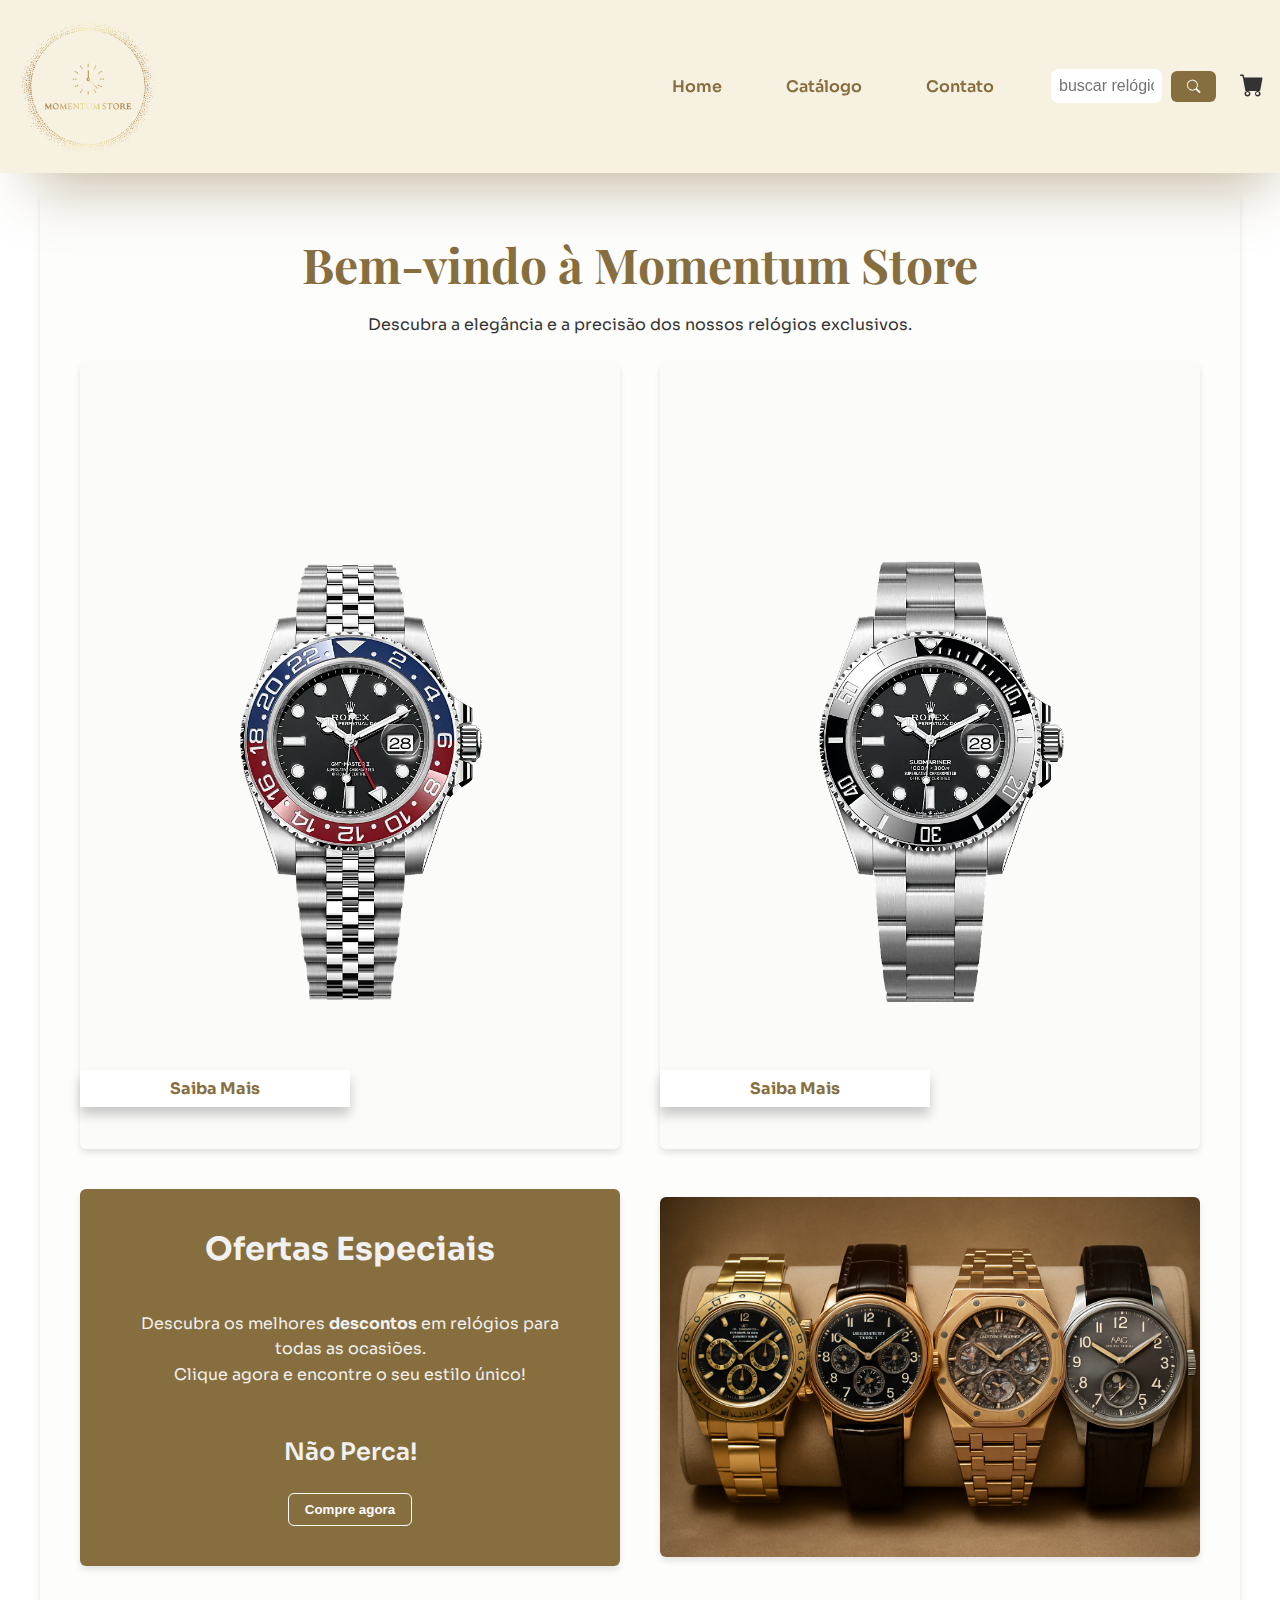
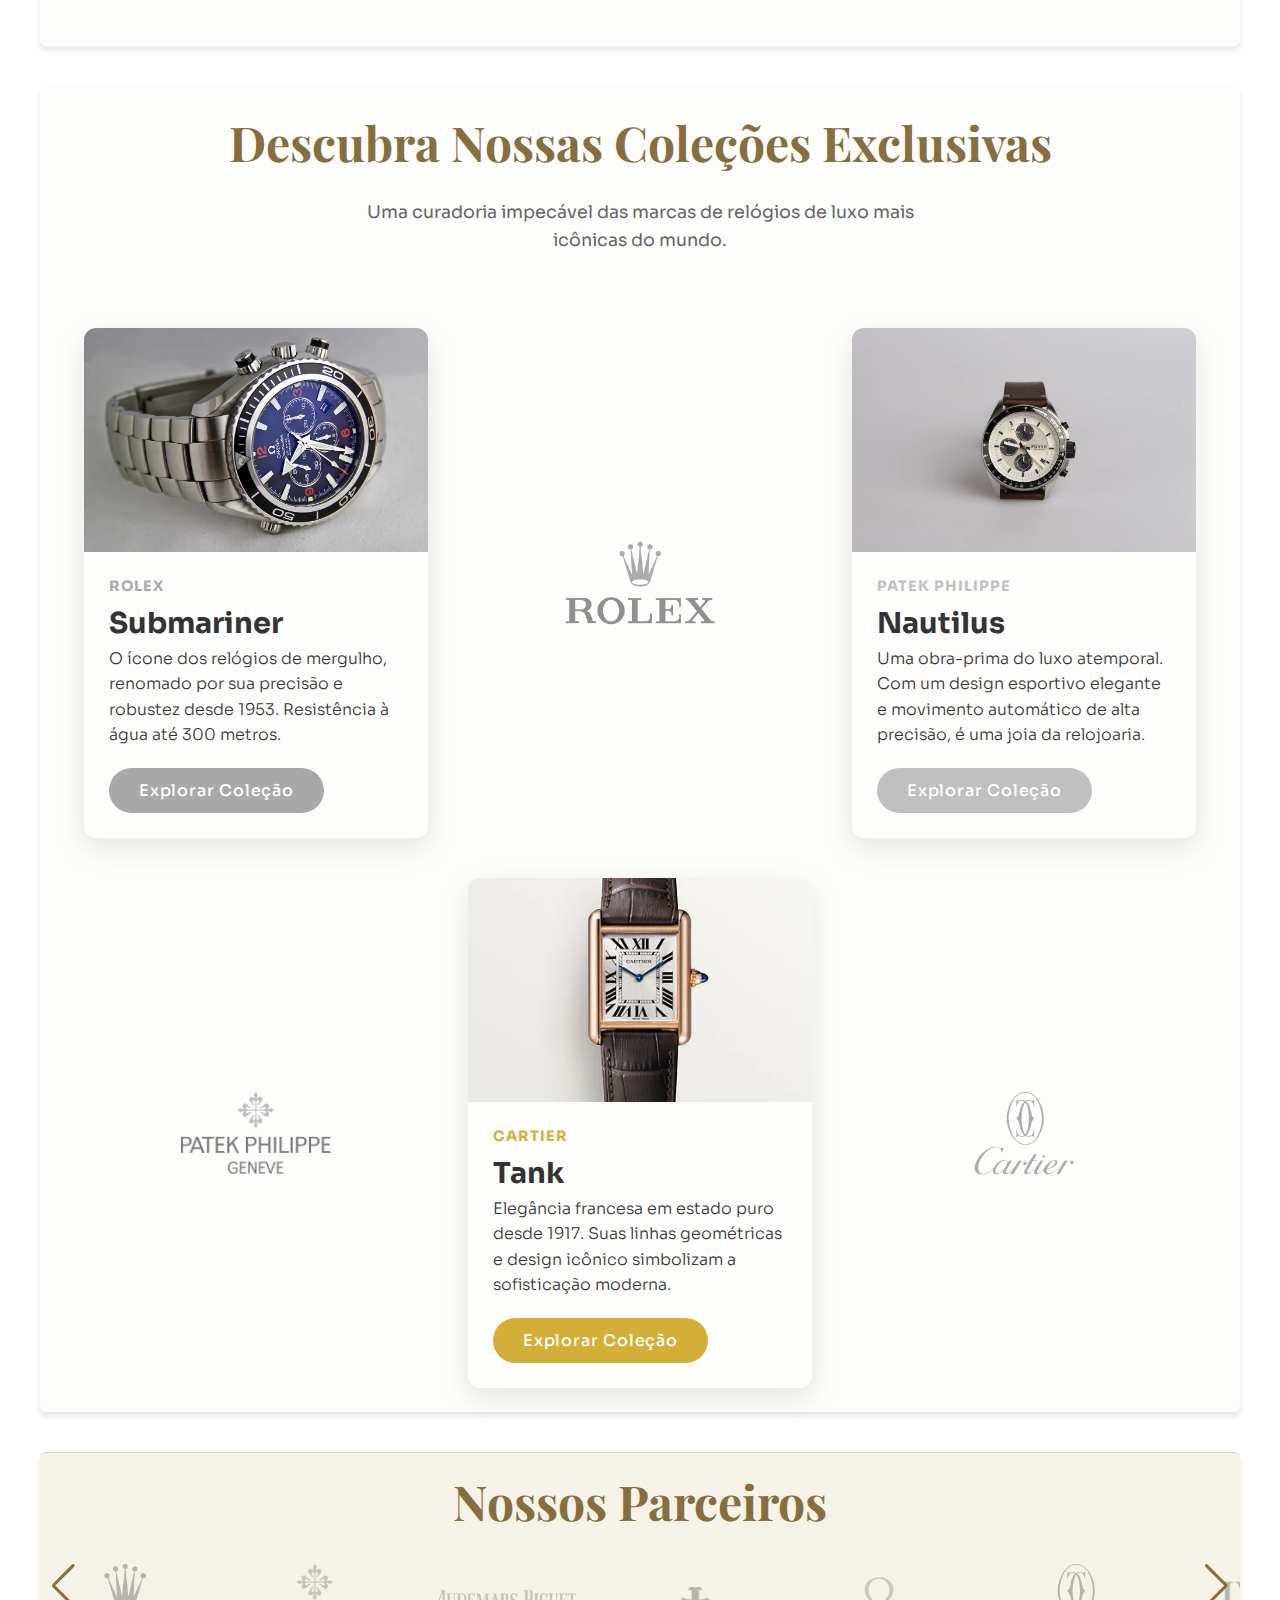
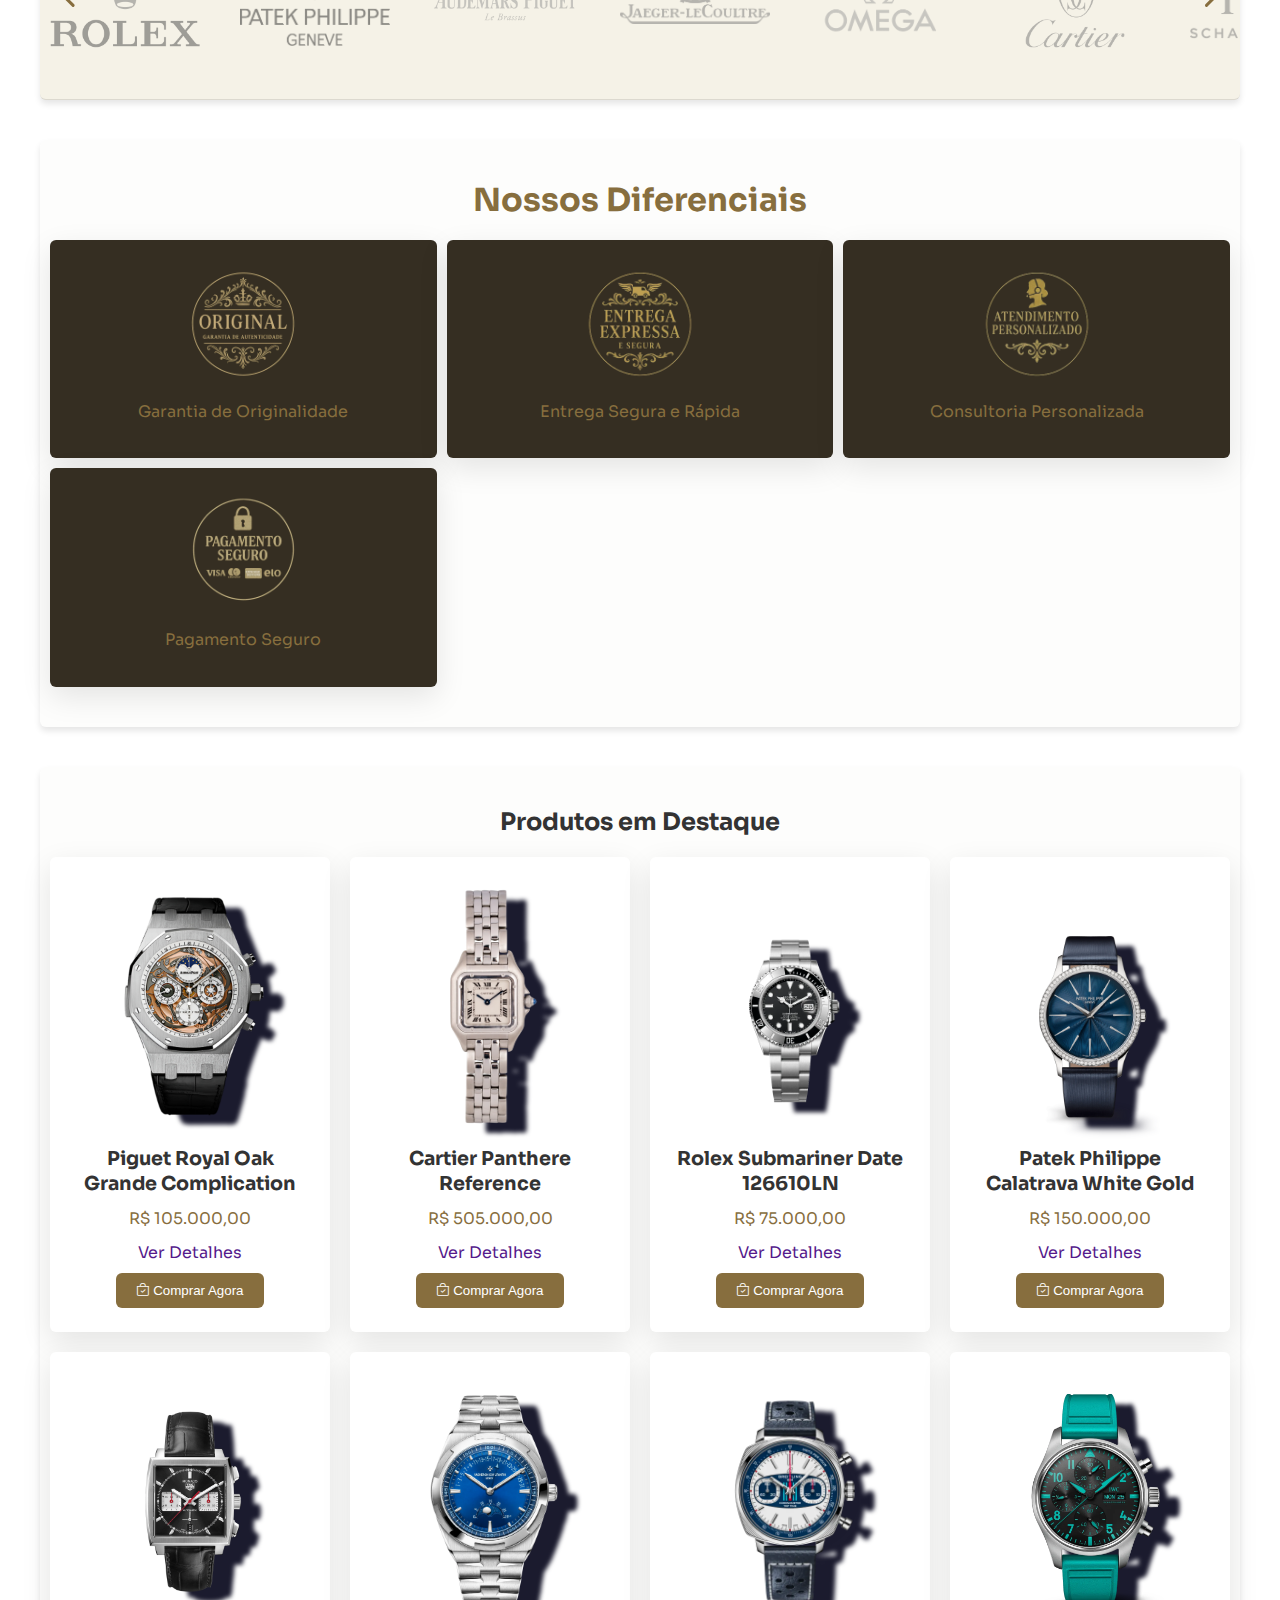
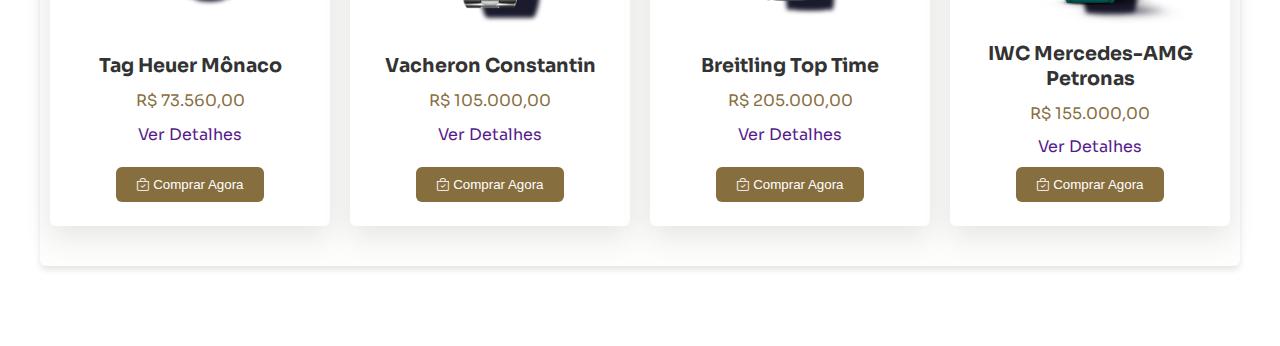
<file: index.html>
<!DOCTYPE html>
<html lang="pt-br">

<head>
    <meta charset="UTF-8">
    <meta name="viewport" content="width=device-width, initial-scale=1.0">
    <meta http-equiv="X-UA-Compatible" content="ie=edge">
    <link rel="stylesheet" href="./css/style.css">
    <link rel="stylesheet" href="https://cdn.jsdelivr.net/npm/bootstrap-icons@1.13.1/font/bootstrap-icons.min.css">

        <link rel="stylesheet" href="https://cdn.jsdelivr.net/npm/swiper@11/swiper-bundle.min.css"/>

    <!---- Fontes Google Fonts ------>
    <link rel="preconnect" href="https://fonts.googleapis.com">
    <link rel="preconnect" href="https://fonts.gstatic.com" crossorigin>
    <link
        href="https://fonts.googleapis.com/css2?family=Playfair+Display:ital,wght@0,400..900;1,400..900&family=Sora:wght@300;400;600;700&display=swap"
        rel="stylesheet">


    <title>Momentum Store</title>
</head>

<body>
    <!------------------ Header  ---------------------->
    <header>
        <div class="container-header">
            <div class="logo">
                <img src="./assets/images/logo/dourada-fundo-transparente.webp" alt="Logo Momentum Store">
            </div>

            <div class="menu-header">
                <nav class="menu">
                    <ul>
                        <li>
                            <i class="bi bi-house-door-fill"></i>
                            <a href="#">Home</a>
                        </li>
                        <li>
                            <i class="bi bi-smartwatch"></i>
                            <a href="#">Catálogo</a>
                        </li>
                        <li>
                            <i class="bi bi-chat-square-dots"></i>
                            <a href="#">Contato</a>
                        </li>
                    </ul>

                </nav>
                <div class="search">
                    <input type="text" placeholder="buscar relógios...">
                    <button type="submit"><i class="bi bi-search"></i></button>
                </div>
                <div class="cart">
                    <a href="#"><i class="bi bi-cart-fill"></i></a>
                    <span class="cart-count">5</span>
                </div>
            </div>
        </div>
    </header>
    <!------------------ Main  ---------------------->
    <main>
        <section class="hero">
            <div class="hero-content">
                <div class="header-content">
                    <h1>Bem-vindo à Momentum Store</h1>
                    <p>Descubra a elegância e a precisão dos nossos relógios exclusivos.</p>
                </div>
                <div class="grid-content">
                    <div class="grid-left grid-item ">
                        <img src="./assets/images/products-images/rolex/rolex_oystersteel.webp"
                            alt="Relógio Rolex GMT-Master II Pepsi 126710BLRO">
                        <a href="#" class="read-more">Saiba Mais</a>
                    </div>
                    <div class="grid-right grid-item">
                        <img src="./assets/images/products-images/rolex/rolex_submariner.webp"
                            alt="Relógio Rolex Submariner Date 126610LN">
                        <a href="#" class="read-more">Saiba Mais</a>
                    </div>
                </div>
            </div>

            <div class="hero-oferta_especial">
                <div class="oferta_especial-content">
                    <h2>Ofertas Especiais</h2>
                    <p>Descubra os melhores <strong>descontos</strong> em relógios para todas as ocasiões.
                        <br>Clique agora e encontre o seu estilo único!
                    </p>
                    <span>Não Perca!</span>
                    <button class="btn-oferta">Compre agora</button>
                </div>
                <div class="oferta_especial-product">
                    <div class="product-imagem">
                        <img src="./assets/images/products-images/produtos-geral.png"
                            alt="Relógio Patek Philippe Nautilus">
                    </div>
                </div>
            </div>
            <!-- <div class="hero-collection">
                <h2>Novidades</h2>
                <div class="collection-grid">
                    <div class="collection-item">
                        <img src="./assets/images/products-images/rolex/rolex_daytona.webp" alt="Relógio Rolex Daytona 116500LN">
                        <h3>Rolex Daytona 116500LN</h3>
                        <p class="price">R$ 85.000,00</p>
                        <button class="btn-buy">Comprar Agora</button>
                    </div>
                    <div class="collection-item">
                        <img src="./assets/images/products-images/rolex/rolex_oystersteel.webp" alt="Relógio Rolex GMT-Master II Pepsi 126710BLRO">
                        <h3>Rolex GMT-Master II Pepsi 126710BLRO</h3>
                        <p class="price">R$ 95.000,00</p>
                        <button class="btn-buy">Comprar Agora</button>
                    </div>
                    <div class="collection-item">
                        <img src="./assets/images/products-images/rolex/rolex_submariner.webp" alt="Relógio Rolex Submariner Date 126610LN">
                        <h3>Rolex Submariner Date 126610LN</h3>
                        <p class="price">R$ 75.000,00</p>
                        <button class="btn-buy">Comprar Agora</button>
                    </div>
                </div>
            </div> -->
        </section>

        <!------------------ Coleções em Destaque  ---------------------->
        <section class="colecoes-luxo" aria-labelledby="colecoes-titulo">
            <h1 class="titulo-secao" id="colecoes-titulo">Descubra Nossas Coleções Exclusivas</h1>
            <p class="subtitulo-secao">Uma curadoria impecável das marcas de relógios de luxo mais icônicas do mundo.
            </p>
            <div class="colecoes-container">
                <article class="colecao-card rolex">
                    <div class="colecao-imagem-wrapper">
                        <img src="./assets/images/products-images/rolex/rolex_submariner-catalog.webp"
                            alt="Relógio Rolex Submariner em um fundo verde" class="colecao-imagem">
                    </div>
                    <div class="colecao-info">
                        <span class="marca">Rolex</span>
                        <h3>Submariner</h3>
                        <p>O ícone dos relógios de mergulho, renomado por sua precisão e robustez desde 1953.
                            Resistência à água até 300 metros.</p>
                        <a href="#" class="botao-explorar" aria-label="Explorar a coleção Rolex Submariner">Explorar
                            Coleção</a>
                    </div>
                </article>

                <div class="marca-divisor rolex">
                    <img src="/assets/images/logo-marcas/Logo_da_Rolex.webp" alt="Logo Rolex">
                </div>

                <article class="colecao-card patek">
                    <div class="colecao-imagem-wrapper">
                        <img src="/assets/images/products-images/Patek Philippe/patek-philippe-nautilus-catalog.webp"
                            alt="Relógio Patek Philippe Nautilus com mostrador azul" class="colecao-imagem">
                    </div>
                    <div class="colecao-info">
                        <span class="marca">Patek Philippe</span>
                        <h3>Nautilus</h3>
                        <p>Uma obra-prima do luxo atemporal. Com um design esportivo elegante e movimento automático de
                            alta precisão, é uma joia da relojoaria.</p>
                        <a href="#" class="botao-explorar"
                            aria-label="Explorar a coleção Patek Philippe Nautilus">Explorar Coleção</a>
                    </div>
                </article>

                <div class="marca-divisor patek">
                    <img src="/assets/images/logo-marcas/logo-patek-philippe.webp" alt="Logo Patek Philippe">
                </div>

                <article class="colecao-card cartier">
                    <div class="colecao-imagem-wrapper">
                        <img src="./assets/images/products-images/Cartier/cartier-tank.webp"
                            alt="Relógio Cartier Tank com pulseira de couro marrom" class="colecao-imagem">
                    </div>
                    <div class="colecao-info">
                        <span class="marca">Cartier</span>
                        <h3>Tank</h3>
                        <p>Elegância francesa em estado puro desde 1917. Suas linhas geométricas e design icônico
                            simbolizam a sofisticação moderna.</p>
                        <a href="#" class="botao-explorar" aria-label="Explorar a coleção Cartier Tank">Explorar
                            Coleção</a>
                    </div>
                </article>

                <div class="marca-divisor cartier">
                    <img src="/assets/images/logo-marcas/logo_cartier.webp"
                        alt="Logo Cartier">
                </div>

            </div>
        </section>

        <!-------------- Marcas Parceiras ----------------------------------->
        <section class="marcas-parceiras">
            <h1 class="titulo-secao-parceiros">Nossos Parceiros</h1>
            <div class="marcas-parceiras-container swiper mySwiper" pagination="true" pagination-clickable="true" navigation="true" space-between="30"
            centered-slides="true" autoplay-delay="2500" autoplay-disable-on-interaction="false">
                <div class="marcas-content swiper-wrapper">
                    <div class="parceiros-1 swiper-slide marcas-parceiras-item">
                        <img src="/assets/images/logo-marcas/Logo_da_Rolex.webp" alt="Rolex" loading="lazy">
                    </div>

                    <div class="parceiros-2 swiper-slide marcas-parceiras-item">
                        <img src="/assets/images/logo-marcas/logo-patek-philippe.webp" alt="Patek Philippe" loading="lazy">
                    </div>

                    <div class="parceiros-3 swiper-slide marcas-parceiras-item">
                        <img src="/assets/images/logo-marcas/audemars-piguet.webp" alt="Audemars Piguet" loading="lazy">
                    </div>

                    <div class="parceiros-4 swiper-slide marcas-parceiras-item">
                        <img src="/assets/images/logo-marcas/Logo-Jaeger-LeCoultre.webp" alt="Jaeger-LeCoultre" loading="lazy">
                    </div>

                    <div class="parceiros-5 swiper-slide marcas-parceiras-item">
                        <img src="/assets/images/logo-marcas/logo-omega.webp" alt="Omega" loading="lazy">
                    </div>

                    <div class="parceiros-6 swiper-slide marcas-parceiras-item">
                        <img src="/assets/images/logo-marcas/logo_cartier.webp" alt="Cartier" loading="lazy">    
                    </div>

                    <div class="parceiros-7 swiper-slide marcas-parceiras-item">
                        <img src="/assets/images/logo-marcas/logo-iwc.webp" alt="IWC Schaffhausen" loading="lazy">
                    </div>

                    <div class="parceiros-8 swiper-slide marcas-parceiras-item">
                        <img src="/assets/images/logo-marcas/logo-breitling.webp" alt="Breitling" loading="lazy">
                    </div>

                    <div class="parceiros-9 swiper-slide marcas-parceiras-item">
                        <img src="/assets/images/logo-marcas/logo-tag-heuer.webp" alt="TAG Heuer" loading="lazy">
                    </div>                
                </div>

                <div class="autoplay-progress" slot="container-end">
                    <svg viewBox="0 0 48 48">
                        <circle cx="24" cy="24" r="20"></circle>
                    </svg>
                    <span></span>
                </div>

                <div class="swiper-button-next"></div>
                <div class="swiper-button-prev"></div>
                <div class="swiper-pagination"></div>

            </div>
            
        </section>

        <!--------------------- Diferenciais da Loja ------------------>

        <section class="diferencial">
            <h2 class="titulo-secao-diferencial">Nossos Diferenciais</h2>
            <div class="diferencial-container">
                <div class="diferencial-item">
                    <img src="/assets/images/icons/selo-de-autencidade.webp" alt="Garantia de Originalidade" loading="lazy">
                    <p>Garantia de Originalidade</p>
                </div>

                <div class="diferencial-item">
                    <img src="/assets/images/icons/selo-de-entrega.webp.webp" alt="Entrega Segura e Rápida" loading="lazy">
                    <p>Entrega Segura e Rápida</p>
                </div>

                <div class="diferencial-item">
                    <img src="/assets/images/icons/selo-atendimento-personalizado.webp" alt="Consultoria Personalizada" loading="lazy">
                    <p>Consultoria Personalizada</p>
                </div>

                <div class="diferencial-item">
                    <img src="/assets/images/icons/selo-pagamento-seguro.webp" alt="Pagamento Seguro" loading="lazy">
                    <p>Pagamento Seguro</p>
                </div>
            </div>
        </section>

        <section class="produtos-destaques">
            <h2 class="titulo-secao-destaques">Produtos em Destaque</h2>
            <div class="produtos-container">
                <article class="produto-card produto-1">
                    <div class="product-img-container">
                        <img src="./assets/images/products-images/Audemars Piguet/piguet-royal-oak.webp" alt="Relógio Vacheron Constantin Overseas">
                    </div>
                    
                    <div class="product-information">
                        <h3>Piguet Royal Oak Grande Complication</h3>
                        <p class="preco">R$ 105.000,00</p>
                        <a href="">Ver Detalhes</a>
                    </div>
                    
                    <div class="container-button-buy">
                        <button class="btn-comprar">
                            <i class="bi bi-bag-check"></i>
                            Comprar Agora
                        </button>
                    </div>
                </article>

                <article class="produto-card produto-2">
                    <div class="product-img-container">
                        <img src="./assets/images/products-images/Cartier/cartier-panthere-mini-1320-quart.webp" alt="Cartier Panthere Reference">
                    </div>
                    
                    <div class="product-information">
                        <h3>Cartier Panthere Reference</h3>
                        <p class="preco">R$ 505.000,00</p>
                        <a href="">Ver Detalhes</a>
                    </div>
                    
                    <div class="container-button-buy">
                        <button class="btn-comprar">
                            <i class="bi bi-bag-check"></i>
                            Comprar Agora
                        </button>
                    </div>
                </article>

                <article class="produto-card produto-3">
                    <div class="product-img-container">
                        <img src="./assets/images/products-images/rolex/rolex_submariner.webp" alt="Relógio Rolex Submariner Date 126610LN">
                    </div>
                    
                    <div class="product-information">
                        <h3>Rolex Submariner Date 126610LN</h3>
                        <p class="preco">R$ 75.000,00</p>
                        <a href="">Ver Detalhes</a>
                    </div>
                    
                    <div class="container-button-buy">
                        <button class="btn-comprar">
                            <i class="bi bi-bag-check"></i>
                            Comprar Agora
                        </button>
                    </div>
                </article>
                
                <article class="produto-card produto-4">
                    <div class="product-img-container">
                            <img src="./assets/images/products-images/Patek Philippe/patek-philippe-calatrava.webp" alt="Relógio Patek Philippe Nautilus 5711/1A-010">
                    </div>
                    
                    <div class="product-information">
                        <h3>Patek Philippe Calatrava White Gold</h3>
                        <p class="preco">R$ 150.000,00</p>
                        <a href="">Ver Detalhes</a>
                    </div>
                    
                    <div class="container-button-buy">
                        
                        <button class="btn-comprar">
                            <i class="bi bi-bag-check"></i>
                            Comprar Agora
                        </button>
                    </div>
                </article>

                <article class="produto-card produto-5">
                    <div class="product-img-container">
                        <img src="./assets/images/products-images/Tag Heuer/tag-heuer-monaco.webp" alt="Relógio Tag Heuer Mônaco">
                    </div>
                    
                    <div class="product-information">
                        <h3>Tag Heuer Mônaco</h3>
                        <p class="preco">R$ 73.560,00</p>
                        <a href="">Ver Detalhes</a>
                    </div>
                    
                    <div class="container-button-buy">
                        <button class="btn-comprar">
                            <i class="bi bi-bag-check"></i>
                            Comprar Agora
                        </button>
                    </div>
                </article>

                <article class="produto-card produto-6">
                    <div class="product-img-container">
                        <img src="./assets/images/products-images/Vacheron Constantin/vacheron-constantin-overseas.webp" alt="Relógio Vacheron Constantin Overseas">
                    </div>
                    
                    <div class="product-information">
                        <h3>Vacheron Constantin</h3>
                        <p class="preco">R$ 105.000,00</p>
                        <a href="">Ver Detalhes</a>
                    </div>
                    
                    <div class="container-button-buy">
                        <button class="btn-comprar">
                            <i class="bi bi-bag-check"></i>
                            Comprar Agora
                        </button>
                    </div>
                </article>

                <article class="produto-card produto-7">
                    <div class="product-img-container">
                        <img src="./assets/images/products-images/Breitling/Breitling-top-time.webp" alt="Relógio Breitling Top Time">
                    </div>
                    
                    <div class="product-information">
                        <h3>Breitling Top Time</h3>
                        <p class="preco">R$ 205.000,00</p>
                        <a href="">Ver Detalhes</a>
                    </div>
                    
                    <div class="container-button-buy">
                        <button class="btn-comprar">
                            <i class="bi bi-bag-check"></i>
                            Comprar Agora
                        </button>
                    </div>
                </article>

                <article class="produto-card produto-8">
                    <div class="product-img-container">
                        <img src="./assets/images/products-images/IWC/IWC-mercedes-amg-petronas.webp" alt="Relógio IWC Mercedes-AMG Petronas">
                    </div>
                    
                    <div class="product-information">
                        <h3>IWC Mercedes-AMG Petronas</h3>
                        <p class="preco">R$ 155.000,00</p>
                        <a href="">Ver Detalhes</a>
                    </div>
                    
                    <div class="container-button-buy">
                        <button class="btn-comprar">
                            <i class="bi bi-bag-check"></i>
                            Comprar Agora
                        </button>
                    </div>
                </article>

                
            </div>

        </section>

    </main>

<script src="https://cdn.jsdelivr.net/npm/swiper@11/swiper-bundle.min.js"></script>
<script>
  const swiper = new Swiper('.mySwiper', {
  slidesPerView: 'auto',
  spaceBetween: 30,
  loop: true,
  autoplay: {
    delay: 2500,
    disableOnInteraction: false,
  },
  navigation: {
    nextEl: '.swiper-button-next',
    prevEl: '.swiper-button-prev',
  },
});

</script>


    <!------------------ Script JS  ---------------------->
    <script src="./js/script.js"></script>
</body>

</html>
</file>
<file: css/style.css>
:root {
  --primary-color: #000000;
  /* Preto para fundos escuros e texto sobre fundos claros */
  --secondary-color: #876e3e;
  /* Dourado para títulos de destaque, links e detalhes de luxo */
  --tertiary-color: #ffffff;
  /* Branco para texto sobre fundos escuros e áreas de respiro */

  --background-color: #f7f1e1;
  /* Um cinza muito claro para o fundo geral, mais suave que o branco puro */


  --background-section: #f8f7f444;
  /* Um cinza muito claro para seções específicas, como rodapés ou áreas de conteúdo secundário */
  --background-card: #b4a069;
  /* Um cinza claro para cartões de produtos, mais suave que o branco puro */

  --text-link: #B89B77;
  /* Um dourado mais suave para links, que combina com o tema geral */
  --text-light: #f1f1f1;
  /* Um branco suave para textos menos importantes */
  --text-dark: #333333;
  /* Um cinza escuro para corpo de texto, mais suave que o preto puro */

  --font-heading: 'Playfair Display', Georgia, serif;
  /* Fonte elegante para títulos principais (H1, H2) */
  --font-body: 'Sora', system-ui, -apple-system, sans-serif;
  /* Fonte moderna para todo o resto */

  --weight-light: 300;
  --weight-regular: 400;
  --weight-semibold: 600;
  --weight-bold: 700;


  --spacing-xs: 0.5rem;
  /* 8px */
  --spacing-sm: 1rem;
  /* 16px */
  --spacing-md: 1.5rem;
  /* 24px */
  --spacing-lg: 2.5rem;
  /* 40px */
  --spacing-xl: 4rem;
  /* 64px */

  --font-size-xs: 0.8rem;
  --font-size-md: 1rem;
  --font-size-lg: 1.5rem;
  --font-size-xl: 3rem;


  --border-radius: 6px;
  --transition-speed: 0.3s ease;

  --cor-rolex: #006f62;
  --cor-patek: #1e3a8a;
  --cor-cartier: #b22222;
  --cor-audemars: #b0c4de; /* Exemplo: Azul Claro para Audemars Piguet */
  --cor-cartier: #d4af37; /* Exemplo: Dourado para Cartier */
  --cor-rolex: #a9a9a9; /* Exemplo: Cinza Escuro para Rolex */
  --cor-patek: #c0c0c0; /* Exemplo: Prata para Patek Philippe */
  --cor-tag-heuer: #ff4500; /* Exemplo: Laranja Avermelhado para Tag Heuer */
  --cor-vacheron-constantin: #4682b4; /* Exemplo: Azul Aço para Vacheron Constantin */
  --cor-breitling: #ffd700; /* Exemplo: Amarelo Ouro para Breitling */
  --cor-iwc: #00008b; /* Exemplo: Azul Escuro para IWC */

  --sombra-card: 0 10px 30px rgba(0, 0, 0, 0.1);
  --sombra-card-hover: 0 15px 40px rgba(0, 0, 0, 0.2);
}

* {
  margin: 0;
  padding: 0;
  box-sizing: border-box;
}

section {
  background-color: var(--background-section);
  border-radius: var(--border-radius);
  border: none;
  margin: 40px auto;
  box-shadow: 0 4px 6px rgba(0, 0, 0, 0.1);
}

ul,
ol,
li {
  list-style: none;
}

a {
  text-decoration: none;
  transition: var(--transition-speed);
}

body {
  font-family: var(--font-body);
  color: var(--text-dark);
  background-color: var(--tertiary-color);
  -webkit-font-smoothing: antialiased;
  -moz-osx-font-smoothing: grayscale;
}

h1 {
  font-family: var(--font-heading);
  color: var(--secondary-color);
  /* Título em dourado */
  font-size: 3rem;
  font-weight: 700;
  /* Usa a versão mais pesada da Playfair */
}

/* Estilo para parágrafos */
p {
  font-family: var(--font-body);
  font-weight: var(--weight-regular);
  line-height: 1.6;
}



/* Estilo para botões */


/* Estilo Conteudo Header */
header {
  background-color: var(--background-color);
  color: var(--tertiary-color);
  padding: var(--spacing-sm);
  text-align: center;
  position: fixed;
  top: 0;
  width: 100%;
  z-index: 999;
  box-shadow: 12px 33px 59px -22px rgba(135, 110, 62, 0.51);
}

header.scrolled {
  background-color: #ece7d8;
  box-shadow: 0 2px 4px rgba(0, 0, 0, 0.1);
  transition: background-color 0.3s ease, box-shadow 0.3s ease;
}

header.scrolled .logo img {
  height: 50px;
  /* Ajuste a altura conforme necessário */
  transition: height 0.3s ease;
}

.container-header {
  display: grid;
  grid-template-columns: repeat(2, 1fr);
  align-items: center;
  justify-content: space-between;
}

.logo {
  width: 9rem;
  height: auto;
  /* Ajuste a altura conforme necessário */
  display: flex;
  align-items: center;
  justify-content: center;
}

.logo img {
  max-width: 100%;
  height: auto;
  object-fit: cover;
}

.menu-header {
  display: flex;
  justify-content: space-between;
  align-items: center;
  gap: var(--spacing-md);

}

.menu ul {
  display: flex;
  flex-direction: row;
  justify-content: space-between;
  align-items: center;
  font-size: var(--font-size-md);

}

.menu i {
  display: none;
}

.menu li {
  display: flex;
  padding: var(--spacing-xs) var(--spacing-sm);
  flex-direction: row;
  gap: var(--spacing-xs);
  margin: 0 1rem;
}

.menu li a {
  color: var(--secondary-color);
  font-weight: var(--weight-semibold);
  transition: var(--transition-speed);
}

.menu li a:hover {
  padding: var(--spacing-xs) var(--spacing-sm);
  background-color: var(--secondary-color);
  color: var(--tertiary-color);
  gap: var(--spacing-md);
  border-radius: var(--border-radius);
  border: 0 1px 0 1px solid var(--tertiary-color);
  transition: var(--transition-speed);
}

/* Search Bar */
.search {
  display: flex;
  align-items: center;

}

.search input {
  width: 100%;
  padding: var(--spacing-xs);
  border: 1px solid var(--background-color);
  border-radius: 0.5rem;
  font-size: var(--font-size-md);
  color: var(--text-dark);
}

.search input:focus {
  outline: none;
  border-color: var(--secondary-color);
}

.search button {
  background-color: var(--secondary-color);
  color: var(--tertiary-color);
  border: none;
  padding: var(--spacing-xs) var(--spacing-sm);
  border-radius: var(--border-radius);
  font-weight: var(--weight-semibold);
  cursor: pointer;
  margin-left: var(--spacing-xs);
  transition: var(--transition-speed);
}

.search button:hover {
  background-color: var(--primary-color);
  color: var(--tertiary-color);
  transition: var(--transition-speed);
}

/* Cart Icon */
.cart {
  display: flex;
  align-items: center;
  position: relative;
  cursor: pointer;
}

.cart i {
  font-size: 1.5rem;
  color: var(--text-dark);
}

.cart span {
  position: absolute;
  top: -8px;
  right: -8px;
  background-color: var(--secondary-color);
  color: var(--tertiary-color);
  border-radius: 50%;
  padding: 2px 6px;
  font-size: var(--font-size-xs);
  font-weight: var(--weight-bold);
}

/* Main Content */

main {
  margin-top: 7rem;
  /* Espaço para o header fixo */
  padding: var(--spacing-lg);
}

.hero {
  padding: var(--spacing-lg);
  text-align: center;

  margin-bottom: var(--spacing-lg);
  box-shadow: 0 4px 6px rgba(0, 0, 0, 0.1);
}

.hero h1 {
  font-size: var(--font-size-xl);
  margin-bottom: var(--spacing-sm);
}

.hero p {
  font-size: var(--font-size-md);
  margin-bottom: var(--spacing-md);
  color: var(--text-dark);
}

.grid-content {
  display: grid;
  grid-template-columns: repeat(2, 1fr);
  gap: var(--spacing-lg);
}

.grid-item {
  position: relative;
  background-color: var(--background-section);
  padding: var(--spacing-lg);
  border-radius: var(--border-radius);
  text-align: center;
  box-shadow: 0 4px 6px rgba(0, 0, 0, 0.1);
  transition: box-shadow 0.3s ease;
}

.grid-item img {
  max-width: 100%;
  height: auto;
  object-fit: cover;
  margin-bottom: var(--spacing-md);
}

.grid-item:hover {
  box-shadow: 0 8px 12px rgba(0, 0, 0, 0.2);
}

.read-more {
  position: absolute;
  width: 50%;
  top: 90%;
  left: 0%;
  background-color: var(--tertiary-color);
  color: var(--secondary-color);
  border: none;
  padding: var(--spacing-xs) var(--spacing-sm);
  font-weight: var(--weight-bold);
  font-size: var(--font-size-md);
  cursor: pointer;
  box-shadow: 0 8px 12px rgba(0, 0, 0, 0.2);
  transition: all 0.5s ease;
}

.read-more:hover {
  background-color: var(--secondary-color);
  color: var(--tertiary-color);


}


/* Sobre Nós */

.autoridade-loja-video {
  position: relative;
  width: 100%;
  height: 600px; /* Ajuste a altura conforme necessário */
  display: flex;
  justify-content: center;
  align-items: center;
  text-align: center;
  color: #ffffff;
}

.video-background {
  position: absolute;
  top: 0;
  left: 0;
  width: 100%;
  height: 100%;
  object-fit: cover; /* Garante que o vídeo cubra toda a área sem distorcer */
  z-index: -1; /* Coloca o vídeo por trás de todo o conteúdo */
}

.autoridade-loja-video .background-overlay {
  position: absolute;
  top: 0;
  left: 0;
  width: 100%;
  height: 100%;
  background: rgba(0, 0, 0, 0.5); /* Escurece o vídeo para o texto se destacar */
  z-index: 0; /* Fica entre o vídeo e o texto */
}

.autoridade-loja-video .content-container {
  position: relative;
  z-index: 1; /* Garante que o conteúdo fique acima do overlay */
  max-width: 800px;
  padding: 20px;
}

/* O restante do CSS para h2, p e o botão permanece o mesmo */
.autoridade-loja-video h2 {
  font-family: 'Playfair Display', serif;
  font-size: 3rem;
  margin-bottom: 20px;
  text-shadow: 2px 2px 4px rgba(0, 0, 0, 0.7); /* Adiciona sombra para melhorar a legibilidade */
}

.autoridade-loja-video p {
  font-family: 'Lato', sans-serif;
  font-size: 1.2rem;
  line-height: 1.6;
  margin-bottom: 30px;
  text-shadow: 1px 1px 2px rgba(0, 0, 0, 0.7); /* Adiciona sombra para melhorar a legibilidade */
}

.btn-saiba-mais {
  display: inline-block;
  padding: 15px 30px;
  background-color: #ffffff;
  color: #000000;
  text-decoration: none;
  font-family: 'Lato', sans-serif;
  font-weight: bold;
  letter-spacing: 1px;
  border-radius: 5px;
  transition: background-color 0.3s, color 0.3s;
}

.btn-saiba-mais:hover {
  background-color: #f0f0f0;
}


/* Oferta Especial */

.hero-oferta_especial {
  display: grid;
  align-items: stretch;
  grid-template-columns: 1fr 1fr;
  gap: var(--spacing-lg);
  align-items: center;

}


.oferta_especial-content {
  display: flex;
  flex-direction: column;
  gap: 1.6rem;
  justify-content: space-between;
  align-items: center;
  background-color: var(--secondary-color);
  margin: var(--spacing-lg) 0;
  padding: var(--spacing-lg);
  border-radius: var(--border-radius);
  text-align: center;
  color: var(--text-light);
  box-shadow: 0 4px 6px rgba(0, 0, 0, 0.1);
}

.oferta_especial-content h2 {
  font-size: 2rem;
  margin-bottom: var(--spacing-sm);
}

.oferta_especial-content p {
  font-size: var(--font-size-md);
  margin-bottom: var(--spacing-md);
  color: var(--text-light);
}

.oferta_especial-content span {
  font-size: var(--font-size-lg);
  font-weight: var(--weight-semibold);
}

.oferta_especial-content button {
  background-color: var(--secondary-color);
  color: var(--tertiary-color);
  border: 1px solid var(--tertiary-color);
  padding: var(--spacing-xs) var(--spacing-sm);
  border-radius: var(--border-radius);
  font-weight: var(--weight-semibold);
  cursor: pointer;
  transition: background-color 0.3s ease;
}

.oferta_especial-content button:hover {
  background-color: var(--tertiary-color);
  color: var(--secondary-color);
  transition: background-color 0.3s ease;
}


.oferta_especial-content strong {
  font-weight: var(--weight-bold);
  color: var(--text-light);
}

.oferta_especial-product {
  display: flex;
  flex-direction: column;
  align-items: center;
  border-radius: var(--border-radius);
  box-shadow: 0 4px 6px rgba(0, 0, 0, 0.1);
}


.product-imagem {
  display: flex;
  width: 100%;
  height: auto;
  justify-content: center;
  align-items: center;
}

.product-imagem img {
  max-width: 100%;
  border-radius: var(--border-radius);
  height: auto;
  object-fit: cover;
}

/* Estilo Coleções */

.colecoes-luxo {
  padding: 0 20px;
  box-shadow: 0 4px 6px rgba(0, 0, 0, 0.1);
}

.titulo-secao {
  font-size: clamp(2rem, 5vw, 3rem);
  text-align: center;
  padding: var(--spacing-md) 0;
  color: var(--secondary-color);
}

.subtitulo-secao {
  font-size: 1.1rem;
  text-align: center;
  max-width: 600px;
  margin: 0 auto 50px;
  color: #666;
}

/* Container principal - Grid */
.colecoes-container {
  display: grid;
  grid-template-columns: 1fr;
  gap: 40px;
  padding: 1.5rem;
}

/* Estilos para os cards */
.colecao-card {
  border-radius: 12px;
  overflow: hidden;
  box-shadow: var(--sombra-card);
  transition: transform 0.4s cubic-bezier(0.25, 0.46, 0.45, 0.94), box-shadow 0.4s ease;
  background-color: var(--cor-fundo-card);
  display: flex;
  flex-direction: column;

}

.colecao-card:hover {
  transform: translateY(-12px);
  box-shadow: var(--sombra-card-hover);
}

.colecao-imagem-wrapper {
  position: relative;
  padding-top: 65%;
  overflow: hidden;
}

.colecao-imagem {
  position: absolute;
  top: 0;
  left: 0;
  width: 100%;
  height: 100%;
  object-fit: cover;
  transition: transform 0.5s ease;
}

.colecao-card:hover .colecao-imagem {
  transform: scale(1.05);
}

.colecao-info {
  padding: 25px;
  flex-grow: 1;
  display: flex;
  flex-direction: column;
}

.marca {
  font-weight: 700;
  font-size: 0.9rem;
  letter-spacing: 1px;
  text-transform: uppercase;
}

.rolex .marca {
  color: var(--cor-rolex);
}

.patek .marca {
  color: var(--cor-patek);
}

.cartier .marca {
  color: var(--cor-cartier);
}

.colecao-info h3 {
  font-family: var(--fonte-titulo);
  font-size: 1.8rem;
  margin: 10px 0 5px;
}

.colecao-info p {
  font-weight: 300;
  line-height: 1.6;
  margin-bottom: 20px;
  flex-grow: 1;
}

/* Estilos do botão */
.botao-explorar {
  display: inline-block;
  padding: 12px 30px;
  text-decoration: none;
  font-weight: 500;
  letter-spacing: 0.8px;
  border-radius: 50px;
  transition: transform 0.3s ease, background-color 0.3s ease;
  text-align: center;
  align-self: flex-start;
}

.rolex .botao-explorar {
  background-color: var(--cor-rolex);
  color: white;
}

.patek .botao-explorar {
  background-color: var(--cor-patek);
  color: white;
}

.cartier .botao-explorar {
  background-color: var(--cor-cartier);
  color: white;
}

.botao-explorar:hover {
  background-color: #333;
  transform: translateY(-3px);
  box-shadow: 0 5px 15px rgba(0, 0, 0, 0.2);
}

/* Estilos para as logos e o layout de grid */
.marca-divisor {
  display: none;
  /* Esconde as logos por padrão em dispositivos móveis */
  justify-content: center;
  align-items: center;
  padding: 20px;
}

.marca-divisor img {
  max-width: 150px;
  height: auto;
  opacity: 0.6;
  filter: grayscale(100%);
  transition: opacity 0.3s ease, filter 0.3s ease;
}

.marca-divisor:hover img {
  opacity: 1;
  filter: grayscale(0%);
}


/* Marcas Parceiras */

.marcas-parceiras {
  background-color: #f5f2e7;
  padding: 1rem 0;
  border-top: 1px solid rgba(0, 0, 0, 0.1);
  border-bottom: 1px solid rgba(0, 0, 0, 0.1); 
  text-align: center;
}

.marcas-parceiras-container {
  position: relative;
  padding: 0 40px; /* Ajuste esse valor como quiser */
  overflow: hidden;
  width: 100%;
  height: 150px;
}


.swiper-wrapper {
  position: absolute;
  display: flex;
  flex-direction: row;
  align-items: center;
  flex-wrap: nowrap !important;
}

.swiper-slide {
  flex-shrink: 0 !important;
  width: auto !important;
  display: flex;
  justify-content: center;
  align-items: center;
}

.marcas-parceiras-item {
  display: flex;
  height: auto!important;
  flex: 0 0 auto;  
  width: 80px;  
  margin: 0 10px;

}

.marcas-parceiras-item img {
  max-width: 150px;
  height: auto;
  opacity: 0.5;
  filter: grayscale(100%);
  transition: all 0.3s ease;
}

.marcas-parceiras-item img:hover {
  opacity: 1;
  filter: grayscale(0);
}

.autoplay-progress {
  position: absolute;
  right: 16px;
  bottom: 16px;
  z-index: 10;
  width: 48px;
  height: 48px;
  display: flex;
  align-items: center;
  justify-content: center;
  font-weight: bold;
  color: var(--tertiary-color);
}

.autoplay-progress svg {
  --progress: 0;
  position: absolute;
  left: 0;
  top: 0px;
  z-index: 10;
  width: 100%;
  height: 100%;
  stroke-width: 4px;
  stroke: var(--swiper-theme-color);
  fill: none;
  stroke-dashoffset: calc(125.6px * (1 - var(--progress)));
  stroke-dasharray: 125.6;
  transform: rotate(-90deg);
}

.swiper-button-prev,
.swiper-button-next {
  top: 50%;
  width: 44px;
  transform: translateY(-50%);
  z-index: 10;
  color:var(--secondary-color)!important; /* ou o dourado da tua paleta */
}

/* Estilos para diferencial da loja */

.diferencial {
  padding: 40px 0;
  text-align: center;
}

.titulo-secao-diferencial {
  font-size: 2rem;
  margin-bottom: 20px;
  color: var(--secondary-color);
}


.diferencial-container{
  display: grid;
  grid-template-columns: repeat(auto-fit, minmax(300px, 1fr));
  gap: 10px;
  padding: 0 10px;
}

.diferencial-item {
  background-color: #352e22;
  padding: 1.5rem;
  text-align: center;
  border-radius: var(--border-radius);
  box-shadow: var(--sombra-card);
  transition: box-shadow 0.3s ease;
}

.diferencial-item p {
  font-size: 1rem;
  margin-bottom: 10px;
  color: var(--secondary-color);
}

.diferencial-item:hover {
  box-shadow: var(--sombra-card-hover);
  transform: translateY(-5px);
  transition: box-shadow 0.3s ease, transform 0.3s ease;
}



.diferencial-item img {
  max-width: 120px;
  height: auto;
  margin-bottom: 10px;
} 

.diferencial-item:hover img {
  transform: scale(1.5);
  transition: transform 0.3s ease;
}


/* Produtos em Destaque */

.produtos-destaques {
  display: flex;
  flex-direction: column;
  gap: 20px;
  padding: 40px 0;
  text-align: center;
}

.produtos-container {
  display: grid;
  grid-template-columns: repeat(auto-fit, minmax(280px, 1fr));
  gap: 20px;
  padding: 0 10px;
}

/* Esconde a imagem de zoom por padrão */
.product-img-container .img-zoom {
  display: none;
}

/* Mostra a imagem de zoom quando o card está em foco ou com o mouse por cima */
.produto-card:hover .product-img-container .img-zoom,
.produto-card:focus .product-img-container .img-zoom {
  display: block;
}

/* Esconde a imagem principal quando o card está em foco ou com o mouse por cima */
.produto-card:hover .product-img-container .img-principal,
.produto-card:focus .product-img-container .img-principal {
  display: none;
}


.product-img-container .img-zoom {
  width: 100%;
}

.produto-card.audemars {
  border-top: 5px solid var(--cor-audemars);
}

.produto-card.cartier {
  border-top: 5px solid var(--cor-cartier);
}

.produto-card.rolex {
  border-top: 5px solid var(--cor-rolex);
}

.produto-card.patek {
  border-top: 5px solid var(--cor-patek);
}

.produto-card.tag-heuer {
  border-top: 5px solid var(--cor-tag-heuer);
}

.produto-card.vacheron-constantin {
  border-top: 5px solid var(--cor-vacheron-constantin);
}

.produto-card.breitling {
  border-top: 5px solid var(--cor-breitling);
}

.produto-card.iwc {
  border-top: 5px solid var(--cor-iwc);
}

.produto-card {
  position: relative;
  display: flex;
  flex-direction: column;
  justify-content: space-between;
  align-items: center;
  background-color: var(--tertiary-color);
  border-radius: var(--border-radius);
  box-shadow: var(--sombra-card);
  transition: box-shadow 0.3s ease, transform 0.3s ease;
  padding: var(--font-size-lg);
  text-align: center;
}

.produto-card:hover {
  box-shadow: var(--sombra-card-hover);
  transform: translateY(-5px);
  transition: box-shadow 0.3s ease, transform 0.3s ease;
}

.product-img-container img {
  width: 100%;
  height: 250px;
  object-fit: cover;
  filter: drop-shadow(20px 10px 2px #1b1b2e);
  border-radius: var(--border-radius) var(--border-radius) 0 0;
}

.produto-card h3 {
  font-size: 1.2rem;
  margin: 10px 0;
  color: var(--text-dark);
}

.produto-card p {
  font-size: 1rem;
  margin-bottom: 10px;
  color: var(--secondary-color);
}

.container-button-buy {
  display: flex;
  justify-content: center;
  margin-top: 10px;
}

.btn-comprar {
  background-color: var(--secondary-color);
  color: var(--tertiary-color);
  border: none;
  border-radius: var(--border-radius);
  padding: 10px 20px;
  cursor: pointer;
  transition: background-color 0.3s ease;
}

.btn-comprar:hover {
  background-color: var(--primary-color);
  transition: background-color 0.3s ease;
}


.selo-garantia {
  position: absolute;
  top: 0; /* Coloca o selo no topo do card, na posição 0 */
  left: 90%;
  transform: translateX(-50%); /* Centraliza o selo horizontalmente */
  width: 50px; /* Ajuste o tamanho da imagem conforme necessário */
  height: auto;
  z-index: 10; /* Garante que o selo fique em primeiro plano */
}


/* Guia de Compras no site */

.guia-compra {
  width: 100%;
  padding: 80px 40px;
  text-align: center;
  background-color: #f8f8f8;
  color: #1a1a1a;
}

.guia-compra h2 {
  font-family: 'Playfair Display', serif;
  font-size: 2.5rem;
  margin-bottom: 50px;
}

.steps-container {
  display: flex;
  justify-content: space-around;
  flex-wrap: wrap;
  gap: 30px;
}

.step {
  max-width: 300px;
  text-align: center;
}

.step .icon-container {
  display: flex;
  justify-content: center;
  align-items: center;
  width: 100px;
  height: 100px;
  background-color: #e4e3e3;
  border-radius: 50%;
  margin: 0 auto 20px;
  box-shadow: 0 4px 10px rgba(0, 0, 0, 0.05);
}

.step span {
  color: #af9b57; /* Cor dourada/bronze para luxo */
  stroke-width: 1.5;
  font-size: var(--font-size-xl);
}

.step h3 {
  font-family: 'Lato', sans-serif;
  font-size: 1.5rem;
  margin-bottom: 10px;
}

.step p {
  font-family: 'Lato', sans-serif;
  font-size: 1rem;
  line-height: 1.5;
}














/* Layout de 3 colunas em telas maiores (desktops) */
@media (min-width: 1024px) {
  .colecoes-container {
    grid-template-columns: repeat(3, 1fr);
    grid-template-rows: auto auto;
    gap: 40px;
  }

  .marca-divisor {
    display: flex;
    /* Exibe as logos em telas grandes */
  }

  /* Posicionamento dos Cards e Logos */
  .colecao-card.rolex {
    grid-column: 1 / 2;
    grid-row: 1;
  }

  .marca-divisor.rolex {
    grid-column: 2 / 3;
    grid-row: 1;
  }

  .colecao-card.patek {
    grid-column: 3 / 4;
    grid-row: 1;
  }

  /* Segunda linha */
  .marca-divisor.patek {
    grid-column: 1 / 2;
    grid-row: 2;
  }

  .colecao-card.cartier {
    grid-column: 2 / 3;
    grid-row: 2;
  }

  .marca-divisor.cartier {
    grid-column: 3 / 4;
    grid-row: 2;
  }
}

/* Responsividade para telas menores */
@media (max-width: 768px) {
  .colecoes-container {
    gap: 30px;
  }

  .subtitulo-secao {
    margin-bottom: 30px;
  }
}
</file>
